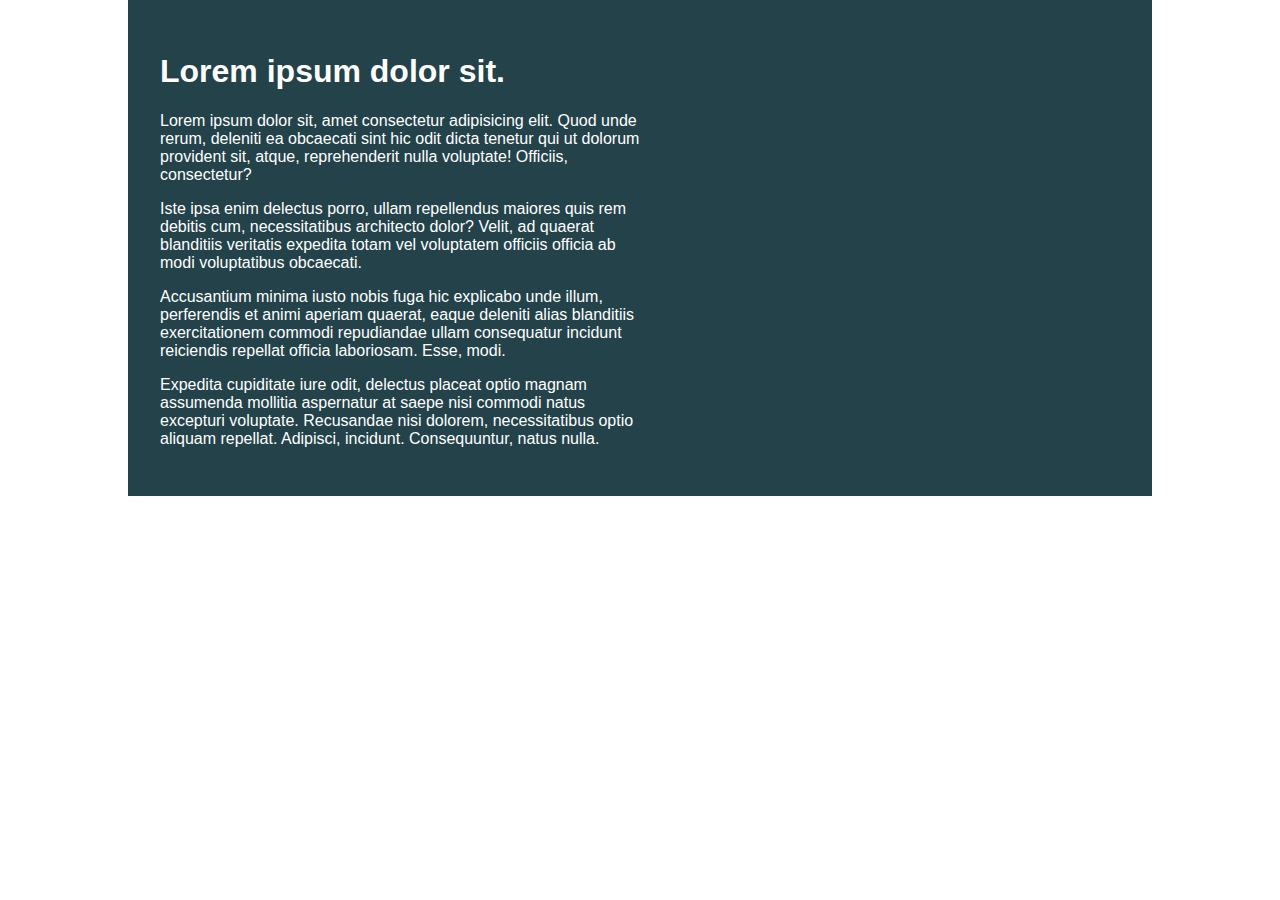
<file: Kevin Powell Responsive Layout/Challenge 1/index.html>
<!DOCTYPE html>
<html lang="en">
  <head>
    <meta charset="UTF-8" />
    <meta name="viewport" content="width=device-width, initial-scale=1.0" />
    <title>Day 01</title>

    <link rel="stylesheet" href="style.css" />
  </head>

  <body>
    <div class="container">
      <div class="intro-content">
        <h1>Lorem ipsum dolor sit.</h1>
        <p>
          Lorem ipsum dolor sit, amet consectetur adipisicing elit. Quod unde
          rerum, deleniti ea obcaecati sint hic odit dicta tenetur qui ut
          dolorum provident sit, atque, reprehenderit nulla voluptate! Officiis,
          consectetur?
        </p>
        <p>
          Iste ipsa enim delectus porro, ullam repellendus maiores quis rem
          debitis cum, necessitatibus architecto dolor? Velit, ad quaerat
          blanditiis veritatis expedita totam vel voluptatem officiis officia ab
          modi voluptatibus obcaecati.
        </p>
        <p>
          Accusantium minima iusto nobis fuga hic explicabo unde illum,
          perferendis et animi aperiam quaerat, eaque deleniti alias blanditiis
          exercitationem commodi repudiandae ullam consequatur incidunt
          reiciendis repellat officia laboriosam. Esse, modi.
        </p>
        <p>
          Expedita cupiditate iure odit, delectus placeat optio magnam assumenda
          mollitia aspernatur at saepe nisi commodi natus excepturi voluptate.
          Recusandae nisi dolorem, necessitatibus optio aliquam repellat.
          Adipisci, incidunt. Consequuntur, natus nulla.
        </p>
      </div>
    </div>
  </body>
</html>
</file>
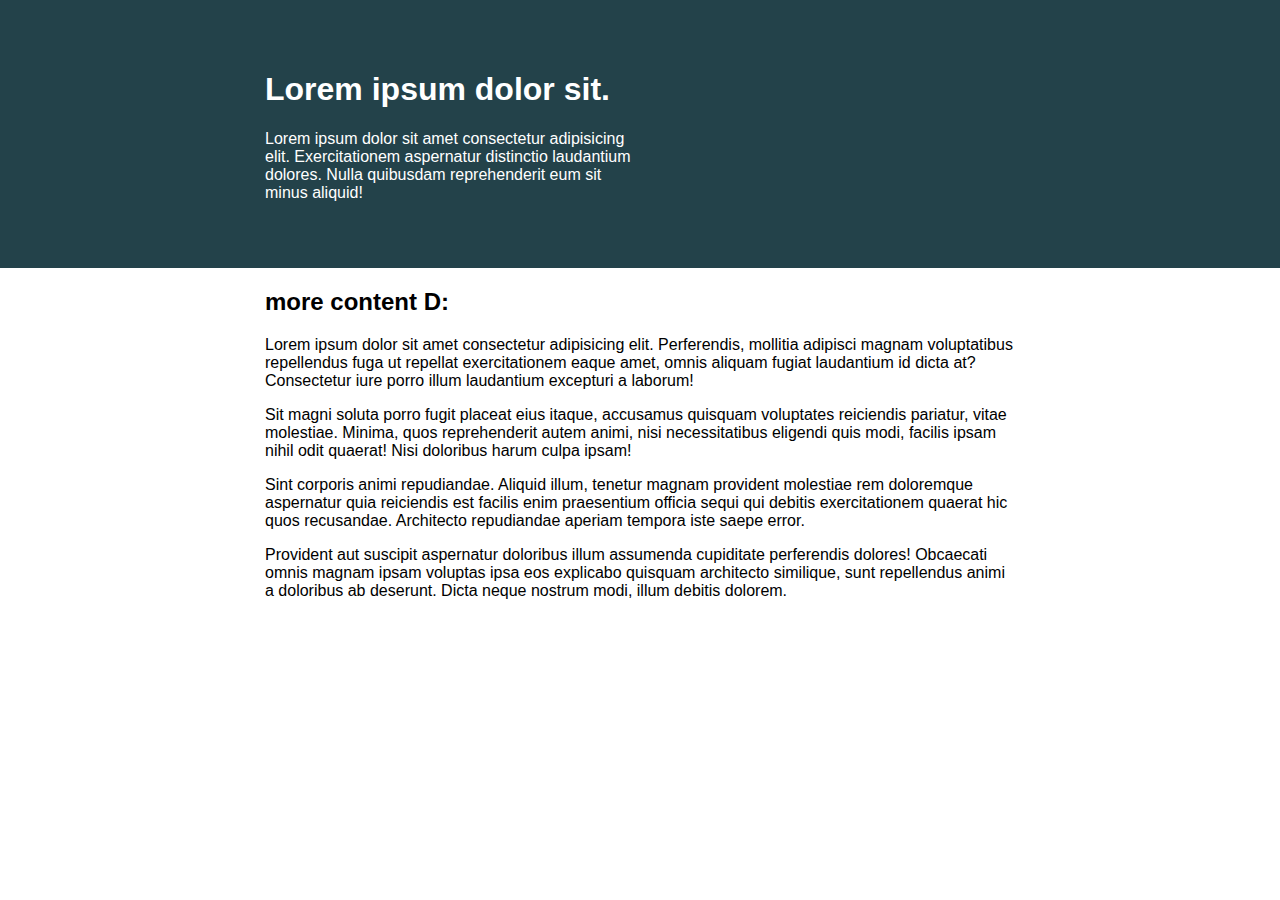
<file: Kevin Powell Responsive Layout/Challenge 2/index.html>
<!DOCTYPE html>
<html lang="en">
  <head>
    <meta charset="UTF-8" />
    <meta name="viewport" content="width=device-width, initial-scale=1.0" />
    <title>Day 01</title>

    <link rel="stylesheet" href="style.css" />
  </head>
  <body>
    <div class="intro">
      <div class="container">
        <div class="intro-content">
          <h1>Lorem ipsum dolor sit.</h1>
          <p>
            Lorem ipsum dolor sit amet consectetur adipisicing elit.
            Exercitationem aspernatur distinctio laudantium dolores. Nulla
            quibusdam reprehenderit eum sit minus aliquid!
          </p>
        </div>
      </div>
    </div>

    <div class="container">
      <h2>more content D:</h2>
      <p>
        Lorem ipsum dolor sit amet consectetur adipisicing elit. Perferendis,
        mollitia adipisci magnam voluptatibus repellendus fuga ut repellat
        exercitationem eaque amet, omnis aliquam fugiat laudantium id dicta at?
        Consectetur iure porro illum laudantium excepturi a laborum!
      </p>
      <p>
        Sit magni soluta porro fugit placeat eius itaque, accusamus quisquam
        voluptates reiciendis pariatur, vitae molestiae. Minima, quos
        reprehenderit autem animi, nisi necessitatibus eligendi quis modi,
        facilis ipsam nihil odit quaerat! Nisi doloribus harum culpa ipsam!
      </p>
      <p>
        Sint corporis animi repudiandae. Aliquid illum, tenetur magnam provident
        molestiae rem doloremque aspernatur quia reiciendis est facilis enim
        praesentium officia sequi qui debitis exercitationem quaerat hic quos
        recusandae. Architecto repudiandae aperiam tempora iste saepe error.
      </p>
      <p>
        Provident aut suscipit aspernatur doloribus illum assumenda cupiditate
        perferendis dolores! Obcaecati omnis magnam ipsam voluptas ipsa eos
        explicabo quisquam architecto similique, sunt repellendus animi a
        doloribus ab deserunt. Dicta neque nostrum modi, illum debitis dolorem.
      </p>
    </div>
  </body>
</html>
</file>
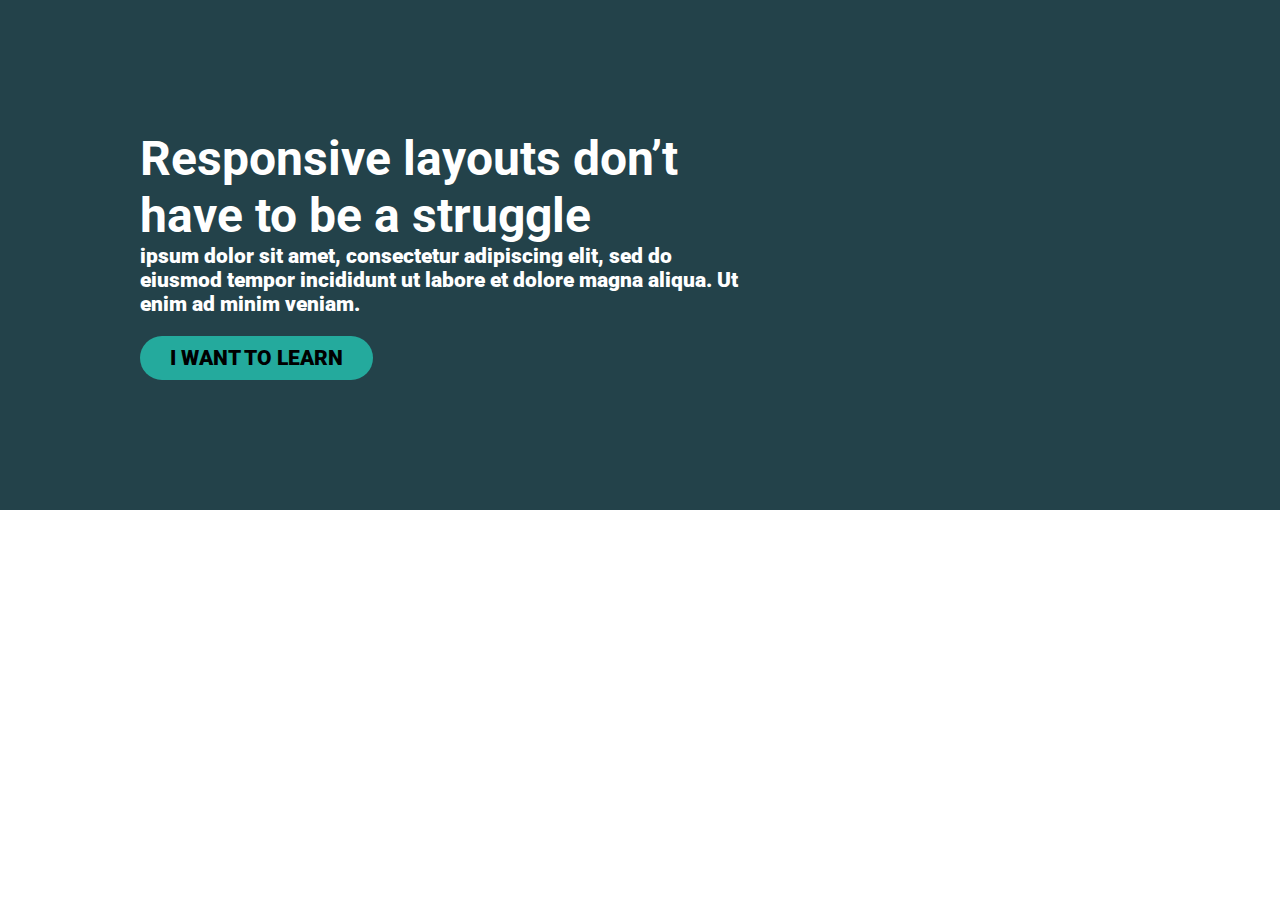
<file: Kevin Powell Responsive Layout/Challenge 3/index.html>
<!DOCTYPE html>
<html lang="en">
  <head>
    <meta charset="UTF-8" />
    <meta name="viewport" content="width=device-width, initial-scale=1.0" />
    <title>Challenge 3</title>

    <link rel="stylesheet" href="style.css" />
    <link rel="preconnect" href="https://fonts.gstatic.com" />
    <link
      href="https://fonts.googleapis.com/css2?family=Roboto&display=swap"
      rel="stylesheet"
    />
  </head>
  <body>
    <div class="hero">
      <div class="container">
        <div class="hero__text">
          <h1>Responsive layouts don’t have to be a struggle</h1>

          <p>
            ipsum dolor sit amet, consectetur adipiscing elit, sed do eiusmod
            tempor incididunt ut labore et dolore magna aliqua. Ut enim ad minim
            veniam.
          </p>

          <a href="#" class="btn">I WANT TO LEARN</a>
        </div>
      </div>
    </div>
  </body>
</html>
</file>
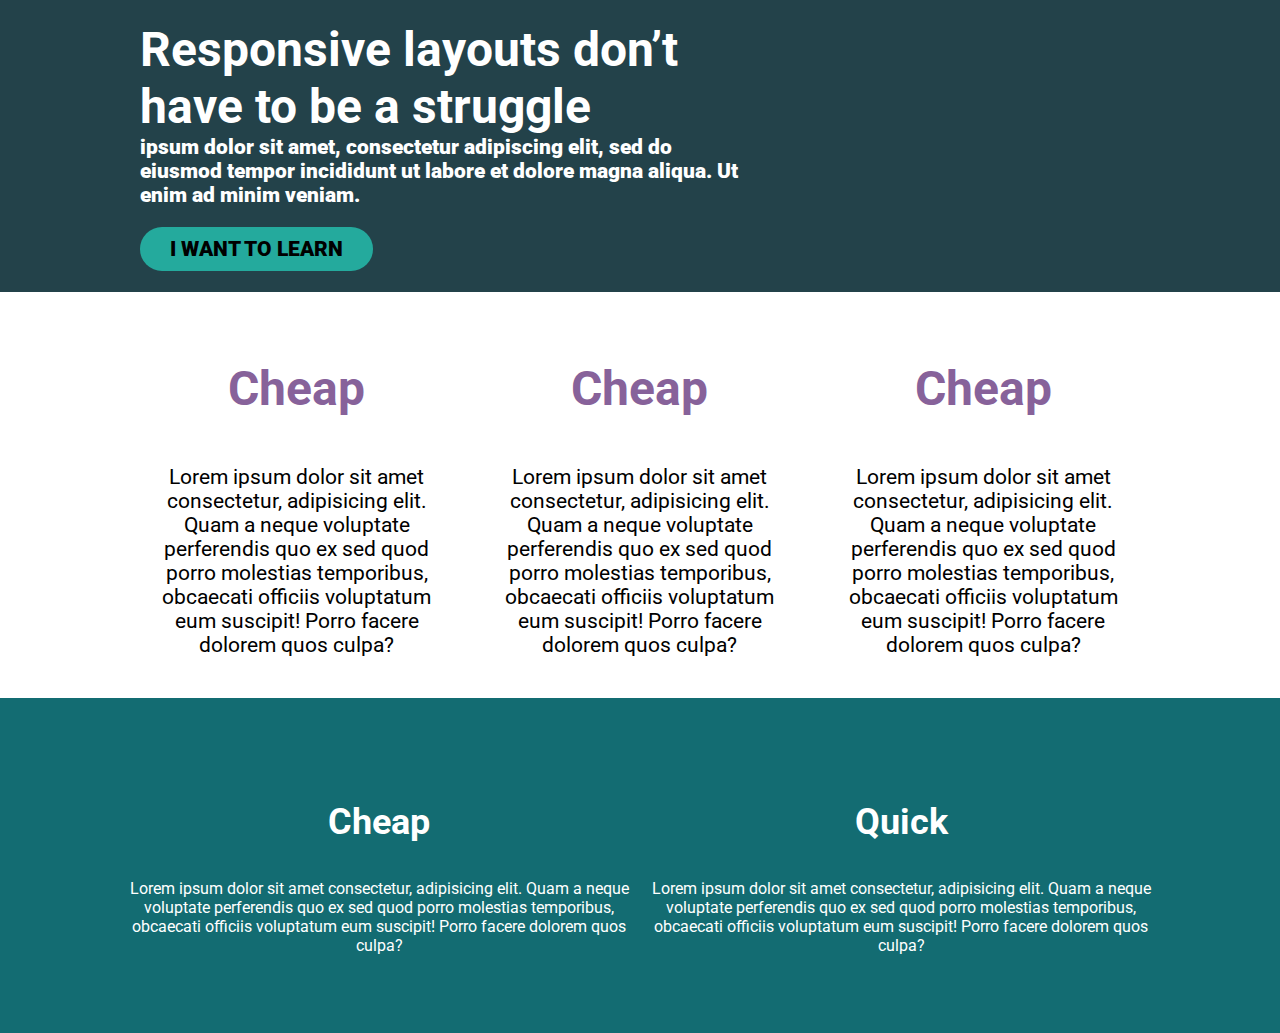
<file: Kevin Powell Responsive Layout/Flexbox Challenge 1/index.html>
<!DOCTYPE html>
<html lang="en">
  <head>
    <meta charset="UTF-8" />
    <meta name="viewport" content="width=device-width, initial-scale=1.0" />
    <title>Challenge 4</title>

    <link rel="stylesheet" href="style.css" />
    <link rel="preconnect" href="https://fonts.gstatic.com" />
    <link
      href="https://fonts.googleapis.com/css2?family=Roboto&display=swap"
      rel="stylesheet"
    />
  </head>
  <body>
    <div class="hero">
      <div class="container">
        <div class="hero__text">
          <h1>Responsive layouts don’t have to be a struggle</h1>

          <p>
            ipsum dolor sit amet, consectetur adipiscing elit, sed do eiusmod
            tempor incididunt ut labore et dolore magna aliqua. Ut enim ad minim
            veniam.
          </p>

          <a href="#" class="btn">I WANT TO LEARN</a>
        </div>
      </div>
    </div>

    <div class="container">
      <div class="row">
        <div class="col">
          <h2>Cheap</h2>
          <p>
            Lorem ipsum dolor sit amet consectetur, adipisicing elit. Quam a
            neque voluptate perferendis quo ex sed quod porro molestias
            temporibus, obcaecati officiis voluptatum eum suscipit! Porro facere
            dolorem quos culpa?
          </p>
        </div>
        <div class="col">
          <h2>Cheap</h2>
          <p>
            Lorem ipsum dolor sit amet consectetur, adipisicing elit. Quam a
            neque voluptate perferendis quo ex sed quod porro molestias
            temporibus, obcaecati officiis voluptatum eum suscipit! Porro facere
            dolorem quos culpa?
          </p>
        </div>
        <div class="col">
          <h2>Cheap</h2>
          <p>
            Lorem ipsum dolor sit amet consectetur, adipisicing elit. Quam a
            neque voluptate perferendis quo ex sed quod porro molestias
            temporibus, obcaecati officiis voluptatum eum suscipit! Porro facere
            dolorem quos culpa?
          </p>
        </div>
      </div>
    </div>

    <div class="last_container">
      <div class="last_row">
        <div class="last_col">
          <h2>Cheap</h2>
          <p>
            Lorem ipsum dolor sit amet consectetur, adipisicing elit. Quam a
            neque voluptate perferendis quo ex sed quod porro molestias
            temporibus, obcaecati officiis voluptatum eum suscipit! Porro facere
            dolorem quos culpa?
          </p>
        </div>
        <div class="last_col">
          <h2>Quick</h2>
          <p>
            Lorem ipsum dolor sit amet consectetur, adipisicing elit. Quam a
            neque voluptate perferendis quo ex sed quod porro molestias
            temporibus, obcaecati officiis voluptatum eum suscipit! Porro facere
            dolorem quos culpa?
          </p>
        </div>
      </div>
    </div>
  </body>
</html>
</file>
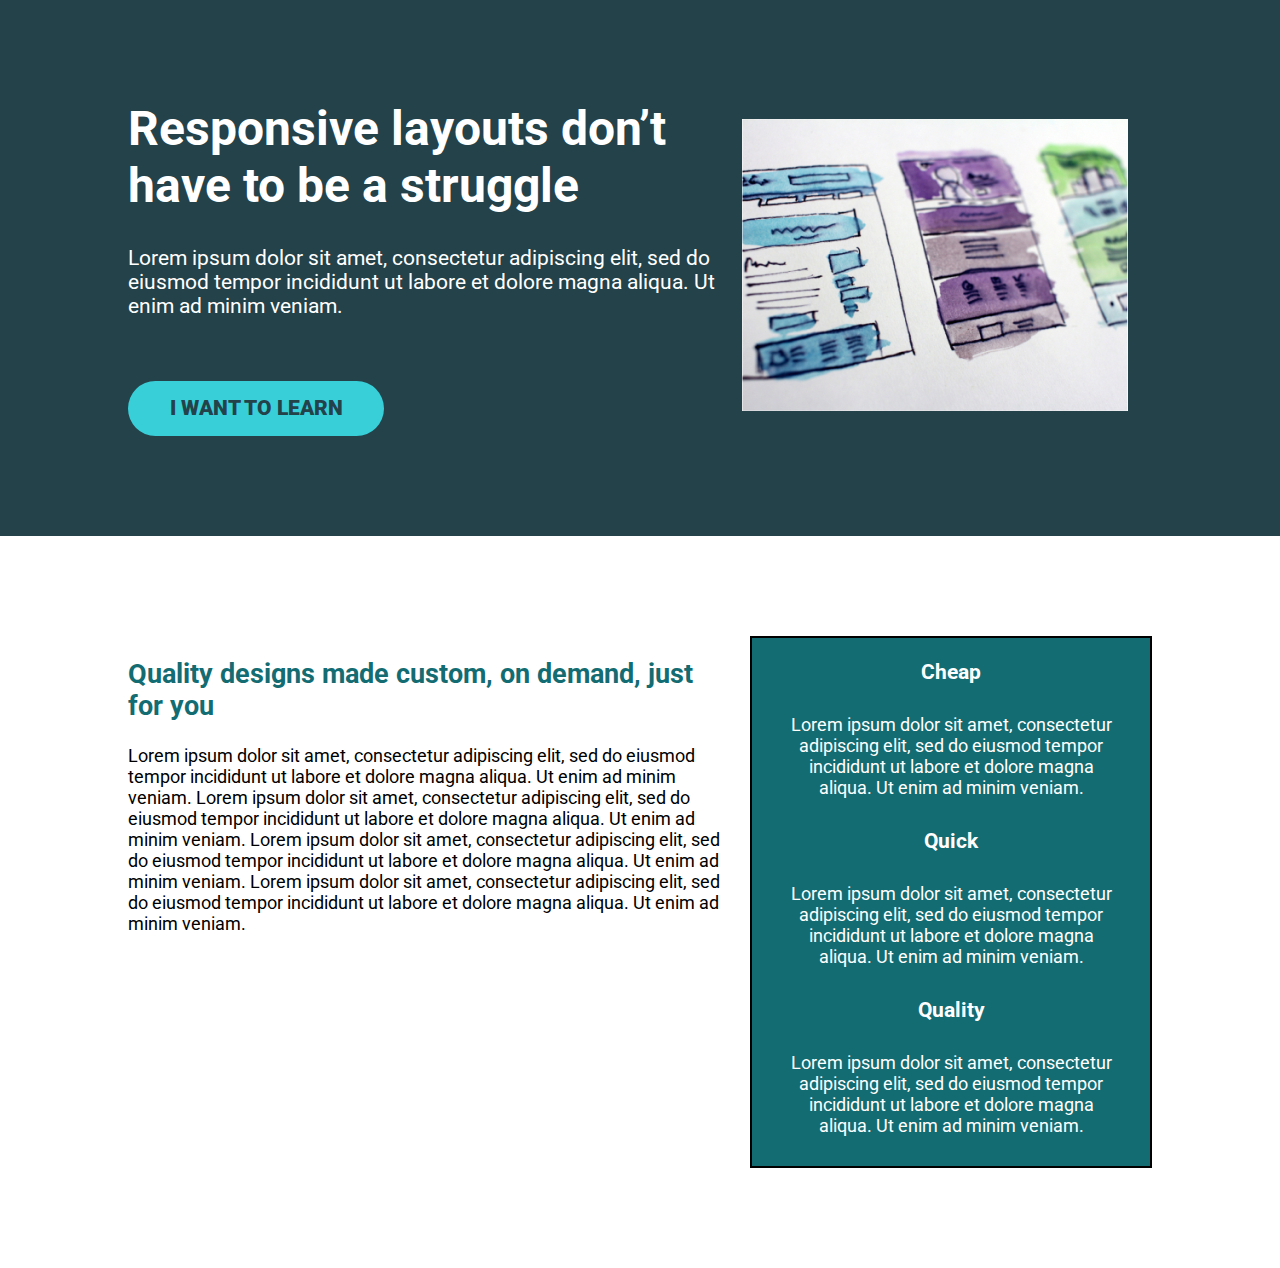
<file: Kevin Powell Responsive Layout/Flexbox Challenge 2/index.html>
<!DOCTYPE html>
<html lang="en">
  <head>
    <meta charset="UTF-8" />
    <meta name="viewport" content="width=device-width, initial-scale=1.0" />
    <title>Conquering Responsive Layouts</title>
    <link
      href="https://fonts.googleapis.com/css2?family=Roboto:wght@400;900&display=swap"
      rel="stylesheet"
    />
    <link rel="stylesheet" href="style.css" />
  </head>
  <body>
    <div class="hero">
      <div class="container row">
        <div class="hero__text">
          <h1>Responsive layouts don’t have to be a struggle</h1>
          <p>
            Lorem ipsum dolor sit amet, consectetur adipiscing elit, sed do
            eiusmod tempor incididunt ut labore et dolore magna aliqua. Ut enim
            ad minim veniam.
          </p>
          <a href="#" class="btn">I want to learn</a>
        </div>
        <div class="hero__img">
          <img src="./img/hero-img.jpg" alt="" />
        </div>
      </div>
    </div>
    <div class="hero2">
      <div class="container_bottom flex">
        <div class="left">
          <h2>Quality designs made custom, on demand, just for you</h2>
          <p>
            Lorem ipsum dolor sit amet, consectetur adipiscing elit, sed do
            eiusmod tempor incididunt ut labore et dolore magna aliqua. Ut enim
            ad minim veniam. Lorem ipsum dolor sit amet, consectetur adipiscing
            elit, sed do eiusmod tempor incididunt ut labore et dolore magna
            aliqua. Ut enim ad minim veniam. Lorem ipsum dolor sit amet,
            consectetur adipiscing elit, sed do eiusmod tempor incididunt ut
            labore et dolore magna aliqua. Ut enim ad minim veniam. Lorem ipsum
            dolor sit amet, consectetur adipiscing elit, sed do eiusmod tempor
            incididunt ut labore et dolore magna aliqua. Ut enim ad minim
            veniam.
          </p>
        </div>
        <div class="right">
          <div class="parts">
            <h3>Cheap</h3>
            <p>
              Lorem ipsum dolor sit amet, consectetur adipiscing elit, sed do
              eiusmod tempor incididunt ut labore et dolore magna aliqua. Ut
              enim ad minim veniam.
            </p>
          </div>
          <div class="parts">
            <h3>Quick</h3>
            <p>
              Lorem ipsum dolor sit amet, consectetur adipiscing elit, sed do
              eiusmod tempor incididunt ut labore et dolore magna aliqua. Ut
              enim ad minim veniam.
            </p>
          </div>
          <div class="parts">
            <h3>Quality</h3>
            <p>
              Lorem ipsum dolor sit amet, consectetur adipiscing elit, sed do
              eiusmod tempor incididunt ut labore et dolore magna aliqua. Ut
              enim ad minim veniam.
            </p>
          </div>
        </div>
      </div>
    </div>
  </body>
</html>
</file>
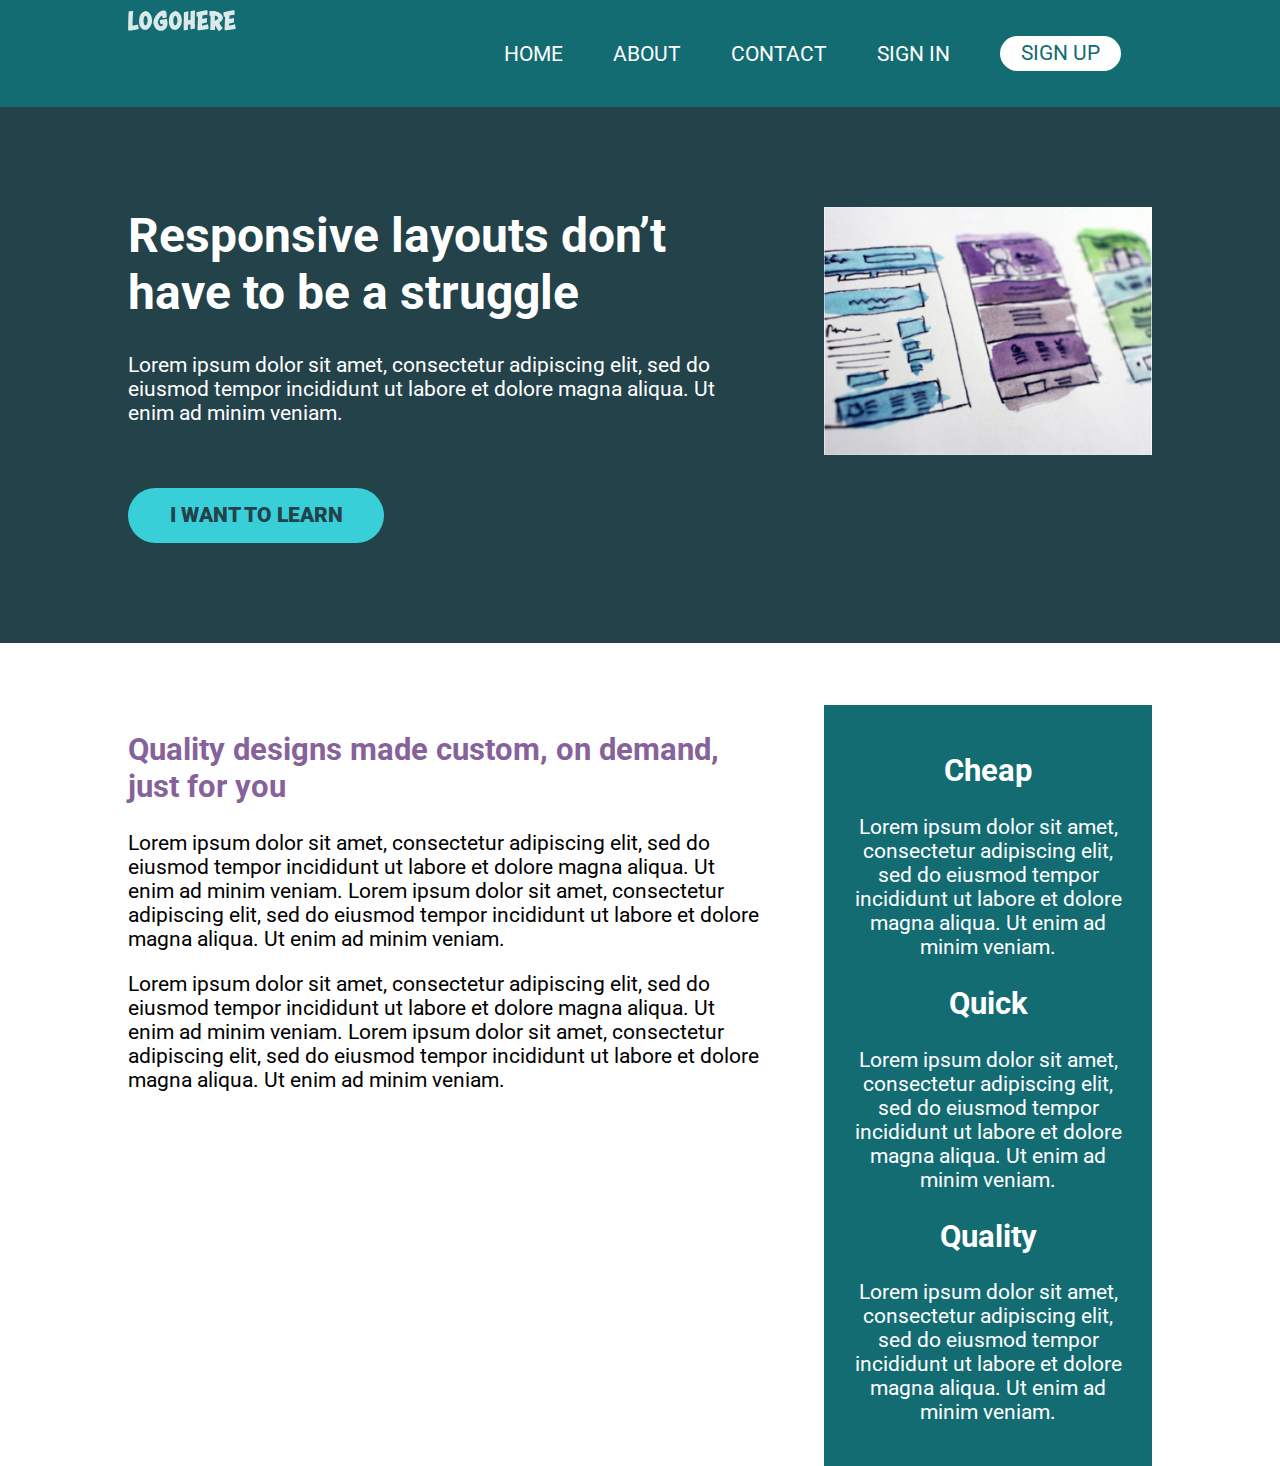
<file: Kevin Powell Responsive Layout/Flexbox Challenge 3/index.html>
<!DOCTYPE html>
<html lang="en">
  <head>
    <meta charset="UTF-8" />
    <meta name="viewport" content="width=device-width, initial-scale=1.0" />
    <title>Conquering Responsive Layouts</title>
    <link
      href="https://fonts.googleapis.com/css2?family=Roboto:wght@400;900&display=swap"
      rel="stylesheet"
    />
    <link rel="stylesheet" href="style.css" />
  </head>
  <body>
    <header>
      <div class="container row">
        <a href="#">
          <img src="./img/logo.svg" id="logo" alt="" />
        </a>
        <nav class="nav">
          <ul class="nav__list">
            <li class="nav__item"><a href="#" class="nav__link">Home</a></li>
            <li class="nav__item"><a href="#" class="nav__link">About</a></li>
            <li class="nav__item"><a href="#" class="nav__link">Contact</a></li>
          </ul>
          <ul class="nav__list">
            <li class="nav__item"><a href="#" class="nav__link">Sign In</a></li>
            <li class="nav__item">
              <a href="#" class="nav__link nav__link--button">Sign up</a>
            </li>
          </ul>
        </nav>
      </div>
    </header>

    <section class="hero">
      <div class="container row">
        <div class="hero__text">
          <h1>Responsive layouts don’t have to be a struggle</h1>
          <p>
            Lorem ipsum dolor sit amet, consectetur adipiscing elit, sed do
            eiusmod tempor incididunt ut labore et dolore magna aliqua. Ut enim
            ad minim veniam.
          </p>
          <a href="#" class="btn">I want to learn</a>
        </div>
        <img
          src="img/hero-img.jpg"
          alt="UX design sketches"
          class="hero__img"
        />
      </div>
    </section>

    <main class="main container row">
      <section class="primary-content">
        <h2 class="section-title">
          Quality designs made custom, on demand, just for you
        </h2>
        <p>
          Lorem ipsum dolor sit amet, consectetur adipiscing elit, sed do
          eiusmod tempor incididunt ut labore et dolore magna aliqua. Ut enim ad
          minim veniam. Lorem ipsum dolor sit amet, consectetur adipiscing elit,
          sed do eiusmod tempor incididunt ut labore et dolore magna aliqua. Ut
          enim ad minim veniam.
        </p>
        <p>
          Lorem ipsum dolor sit amet, consectetur adipiscing elit, sed do
          eiusmod tempor incididunt ut labore et dolore magna aliqua. Ut enim ad
          minim veniam. Lorem ipsum dolor sit amet, consectetur adipiscing elit,
          sed do eiusmod tempor incididunt ut labore et dolore magna aliqua. Ut
          enim ad minim veniam.
        </p>
      </section>
      <aside class="sidebar">
        <h2 class="sidebar-title">Cheap</h2>
        <p>
          Lorem ipsum dolor sit amet, consectetur adipiscing elit, sed do
          eiusmod tempor incididunt ut labore et dolore magna aliqua. Ut enim ad
          minim veniam.
        </p>

        <h2 class="sidebar-title">Quick</h2>
        <p>
          Lorem ipsum dolor sit amet, consectetur adipiscing elit, sed do
          eiusmod tempor incididunt ut labore et dolore magna aliqua. Ut enim ad
          minim veniam.
        </p>

        <h2 class="sidebar-title">Quality</h2>
        <p>
          Lorem ipsum dolor sit amet, consectetur adipiscing elit, sed do
          eiusmod tempor incididunt ut labore et dolore magna aliqua. Ut enim ad
          minim veniam.
        </p>
      </aside>
    </main>
  </body>
</html>
</file>
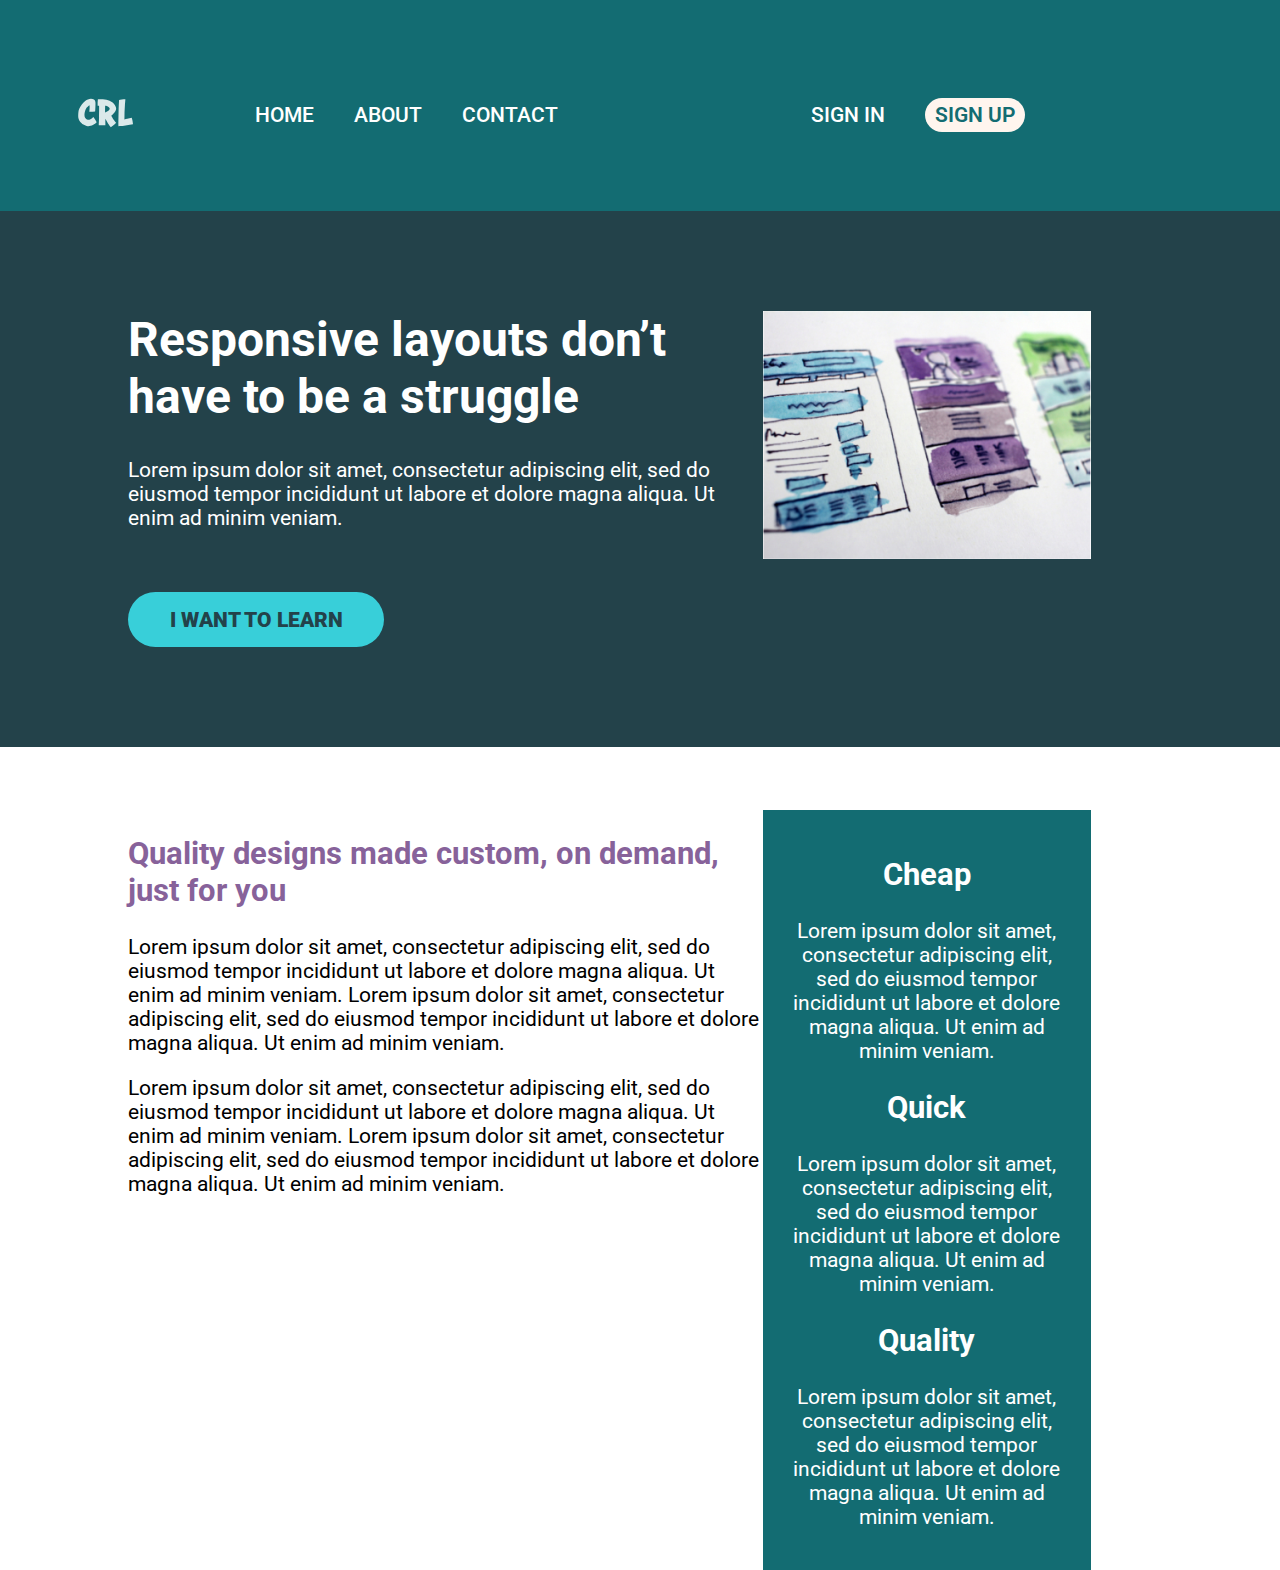
<file: Kevin Powell Responsive Layout/navigation Challenge/index.html>
<!DOCTYPE html>
<html lang="en">
<head>
    <meta charset="UTF-8">
    <meta name="viewport" content="width=device-width, initial-scale=1.0">
    <title>Conquering Responsive Layouts</title>
    <link href="https://fonts.googleapis.com/css2?family=Roboto:wght@400;900&display=swap" rel="stylesheet"> 
    <link rel="stylesheet" href="style.css">
</head>
<body>
    <header> 
        <div class="container row">
            <button class="nav-toggle" aria-label="open navigation">
                <span class="hamburger"></span>
            </button>
            <a class="logo" href="#">
                <img src="img/logo.svg" alt="conquering responsive layouts">
            </a>
            <nav class="nav">
                <ul class="nav__list nav__list--primary">
                    <li class="nav__item"><a href="#" class="nav__link">Home</a></li>
                    <li class="nav__item"><a href="#" class="nav__link">About</a></li>
                    <li class="nav__item"><a href="#" class="nav__link">Contact</a></li>
                </ul>
                <ul class="nav__list nav__list--secondary">
                    <li class="nav__item"><a href="#" class="nav__link">Sign In</a></li>
                    <li class="nav__item"><a href="#" class="nav__link nav__link--button">Sign up</a></li>
                </ul>
            </nav>
        </div>
    </header>
    
    <section class="hero">
        <div class="container row">
            <div class="hero__text">
                <h1>Responsive layouts don’t have to be a struggle</h1>
                <p>Lorem ipsum dolor sit amet, consectetur adipiscing elit, sed do eiusmod tempor incididunt ut labore et dolore magna aliqua. Ut enim ad minim veniam.</p>
                <a href="#" class="btn">I want to learn</a>
            </div>
            <img src="img/hero-img.jpg" alt="UX design sketches" class="hero__img">
        </div>
    </section> 

    <main class="main container row">
            <section class="primary-content">
                <h2 class="section-title">Quality designs made custom, on demand, just for you</h2>
                <p>Lorem ipsum dolor sit amet, consectetur adipiscing elit, sed do eiusmod tempor incididunt ut labore et dolore magna aliqua. Ut enim ad minim veniam. Lorem ipsum dolor sit amet, consectetur adipiscing elit, sed do eiusmod tempor incididunt ut labore et dolore magna aliqua. Ut enim ad minim veniam.</p>
                <p>Lorem ipsum dolor sit amet, consectetur adipiscing elit, sed do eiusmod tempor incididunt ut labore et dolore magna aliqua. Ut enim ad minim veniam. Lorem ipsum dolor sit amet, consectetur adipiscing elit, sed do eiusmod tempor incididunt ut labore et dolore magna aliqua. Ut enim ad minim veniam.</p>
            </section>
            <aside class="sidebar">
                <h2 class="sidebar-title">Cheap</h2>
                <p>Lorem ipsum dolor sit amet, consectetur adipiscing elit, sed do eiusmod tempor incididunt ut labore et dolore magna aliqua. Ut enim ad minim veniam.</p>

                <h2 class="sidebar-title">Quick</h2>
                <p>Lorem ipsum dolor sit amet, consectetur adipiscing elit, sed do eiusmod tempor incididunt ut labore et dolore magna aliqua. Ut enim ad minim veniam.</p>

                <h2 class="sidebar-title">Quality</h2>
                <p>Lorem ipsum dolor sit amet, consectetur adipiscing elit, sed do eiusmod tempor incididunt ut labore et dolore magna aliqua. Ut enim ad minim veniam.</p>
            </aside>
    </main>

    <script src="main.js"></script>

</body>
</html>
</file>
<file: Kevin Powell Responsive Layout/Challenge 1/style.css>
/* INSTRUCTIONS
 *
 * 1) Limit the total width of
 *    the .intro-conent to about half
 *    of it's parent
 *
 * 2) Stop the text from overflowing
 *    out the bottom at small screen
 *    widths
 *
 * You may modify the HTML if needed
 *
 */

* {
  box-sizing: border-box;
}

body {
  margin: 0;
  font-family: sans-serif;
}

.container {
  background: #23424a;
  color: white;

  width: 80%;
  margin: 0 auto;

  padding: 2em;
}

.intro-content {
  width: 50%;
}
</file>
<file: Kevin Powell Responsive Layout/Challenge 2/style.css>
/* INSTRUCTIONS
 *
 * 1) Keep the text inside .intro-content
 *    in the same place, but have the background
 *    extend from one side of the viewport
 *    to the other, no matter how wide or narrow
 *    the browser is.
 *
 * 2) Limit the maximum width of the text in the
 *    bottom area.
 *
 * You may modify the HTML if needed
 * (you probably should for this challenge)
 *
 */

* {
  box-sizing: border-box;
}

body {
  margin: 0;
  font-family: sans-serif;
}

.container {
  width: 80%;
  max-width: 750px;
  margin: 0 auto;
}

.intro {
  background: #23424a;
  color: white;
  padding: 50px 0;
}

.intro-content {
  width: 50%;
}
</file>
<file: Kevin Powell Responsive Layout/Challenge 3/style.css>
* {
  box-sizing: border-box;
  margin: 0;
  padding: 0;
}

body {
  margin: 0;
  font-family: "Roboto", sans-serif;
  font-weight: 900;
  font-size: 1.3rem;
}

h1 {
  font-size: 3rem;
}

.hero {
  color: #ffffff;
  background: #23424a;
}

.container {
  width: 80%;
  max-width: 1000px;
  margin: 0 auto;
  /*border: 2px solid yellow;*/
  padding: 6.25em 0;
}

.hero__text {
  width: 60%;
  /*border: 2px solid red;*/
}

.btn {
  display: inline-block;
  margin-top: 20px;
  background: rgb(36, 170, 157);
  border-radius: 40px;
  padding: 10px 30px;
  color: black;
  text-decoration: none;
}
</file>
<file: Kevin Powell Responsive Layout/Flexbox Challenge 1/style.css>
* {
  box-sizing: border-box;
  margin: 0;
  padding: 0;
}

body {
  margin: 0;
  font-family: "Roboto", sans-serif;
  font-weight: 900;
  font-size: 1.3rem;
}

h1 {
  font-size: 3rem;
}

.hero {
  color: #ffffff;
  background: #23424a;
}

.container {
  width: 80%;
  max-width: 1000px;
  margin: 0 auto;
  /*border: 2px solid yellow;*/
  padding: 1em 0;
}

.hero__text {
  width: 60%;
  /*border: 2px solid red;*/
}

.btn {
  display: inline-block;
  margin-top: 20px;
  background: rgb(36, 170, 157);
  border-radius: 40px;
  padding: 10px 30px;
  color: black;
  text-decoration: none;
}

/*Flexbox*/

.row {
  display: flex;
  flex-direction: row;
  gap: 30px;
}

.col h2 {
  color: #87629a;
  font-size: 48px;
  padding: 1em;
  text-align: center;
}

.col p {
  text-align: center;
  padding-bottom: 20px;
  font-weight: 400;
}

.last_container {
  background-color: #136c72;
}

.last_row {
  background-color: #136c72;
  display: flex;
  gap: 20px;
  justify-content: center;
  align-content: center;
  margin-left: 10%;
  margin-right: 10%;
}

.last_col {
  padding: 3em 0;
}

.last_col h2 {
  color: #fff;
  font-size: 36px;
  margin-top: 20px;
  padding: 20px;
  text-align: center;
}

.last_col p {
  color: #fff;
  font-size: 16px;
  font-weight: 400;
  text-align: center;
  padding: 1em 0;
}
</file>
<file: Kevin Powell Responsive Layout/Flexbox Challenge 2/style.css>
/* 
////// For this challenge ///////

- All text is in the text.md file

// Requirements
1. Refer to the design specs for the
   overall layout 
2. The image should line up with
   the sidebar in the section
   below

*/

*,
*::before,
*::after {
  box-sizing: border-box;
}

body {
  margin: 0;
  font-family: "Roboto", sans-serif;
  font-size: 1.3rem;
}

img {
  max-width: 100%;
}

h1 {
  font-size: 3rem;
  margin-top: 0;
}

.container {
  width: 80%;
  max-width: 1100px;
  margin: 0 auto;
}

.row {
  /* display: flex => flex container */
  display: flex;
  justify-content: space-between;
}

.col {
  /* these are now flex items */
  width: 100%;
}

.col + .col {
  margin-left: 30px;
}

.hero {
  padding: 100px 0;
  background-color: #23424a;
  color: #fff;
}

.hero__text {
  width: 60%;
}

.hero p {
  margin-bottom: 3em;
}

.hero__img {
  width: 40%;
  align-self: center;
}

.btn {
  display: inline-block;
  text-decoration: none;
  text-transform: uppercase;
  color: #23424a;
  font-weight: 900;
  background-color: #38cfd9;
  padding: 0.75em 2em;
  border-radius: 100px;
}

.btn:hover,
.btn:focus {
  opacity: 0.75;
}

.hero2 {
  padding: 100px 0;
}

.container_bottom {
  width: 80%;
  max-width: 1100px;
  margin: 0 auto;
  font-size: 18px;
}

.flex {
  display: flex;
  gap: 20px;
}

.left {
  width: 60%;
}

h2 {
  color: #136c72;
}

.right {
  width: 40%;
  background-color: #136c72;
  color: #fff;
  text-align: center;
  border: 2px solid black;
}

.parts p {
  margin: 30px;
}
</file>
<file: Kevin Powell Responsive Layout/Flexbox Challenge 3/style.css>
/* 
////// For this challenge ///////

- All text is in the text.md file

// Requirements
   1. Get all the navigation items next to one another
   2. Add a space between all the items
*/

*,
*::before,
*::after {
  box-sizing: border-box;
}

.nav {
  padding: 1.5em;
  display: flex;
  justify-content: space-between;
}
.nav__list {
  display: flex;
}

.nav__item {
  margin-left: 50px;
}

.logo_container {
  display: flex;
  border: 2px solid white;
}

body {
  margin: 0;
  font-family: "Roboto", sans-serif;
  font-size: 1.3rem;
}

img {
  max-width: 100%;
}

h1 {
  font-size: 3rem;
  margin-top: 0;
}

.section-title {
  color: #87629a;
}

.btn {
  display: inline-block;
  text-decoration: none;
  text-transform: uppercase;
  color: #23424a;
  font-weight: 900;
  background-color: #38cfd9;
  padding: 0.75em 2em;
  border-radius: 100px;
}

.btn:hover,
.btn:focus {
  opacity: 0.75;
}

.container {
  width: 80%;
  max-width: 1100px;
  margin: 0 auto;
}

.row {
  display: flex;
  justify-content: space-between;
}

.col {
  /* these are now flex items */
  width: 100%;
}

.col + .col {
  margin-left: 30px;
}

header {
  background: #136c72;
  padding: 0.5em 0;
}

.nav__list {
  margin: 0;
  padding: 0;
  list-style: none;
}

.nav__link {
  color: #fff;
  text-decoration: none;
  text-transform: uppercase;
}

.nav__link--button {
  background: #fff;
  color: #136c72;
  padding: 0.25em 1em;
  border-radius: 10em;
}

.nav__link:hover {
  opacity: 0.75;
}

.hero {
  padding: 100px 0;
  background-color: #23424a;
  color: #fff;
}

.hero__text {
  width: 62%;
}

.hero__img {
  width: 32%;
  align-self: flex-start;
}

.hero p {
  margin-bottom: 3em;
}

.main {
  margin-top: 3em;
}

.primary-content {
  width: 62%;
}

.sidebar {
  width: 32%;
  padding: 1em;
  text-align: center;
  color: #fff;
  background-color: #136c72;
}
</file>
<file: Kevin Powell Responsive Layout/navigation Challenge/style.css>
/* Challenge

   Make the navigation layout work
   on both mobile and large screens.

   Mobile-first, so mobile styles first,
   then add the large screen styles
   inside the existing media query

*/

*,
*::before,
*::after {
  box-sizing: border-box;
}

body {
  margin: 0;
  font-family: "Roboto", sans-serif;
  font-size: 1.3rem;
}

img {
  max-width: 100%;
}

h1 {
  font-size: 3rem;
  margin-top: 0;
}

.section-title {
  color: #87629a;
}

.btn {
  display: inline-block;
  text-decoration: none;
  text-transform: uppercase;
  color: #23424a;
  font-weight: 900;
  background-color: #38cfd9;
  padding: 0.75em 2em;
  border-radius: 100px;
}

.btn:hover,
.btn:focus {
  opacity: 0.75;
}

.container {
  width: 80%;
  max-width: 1100px;
  margin: 0 auto;
  /* added for nav-toggle positioning */
  position: relative;
}

header {
  background: #136c72;
  padding: 1em 0;
  text-align: center;
}

.nav {
  width: 100%;
}

.nav-toggle {
  cursor: pointer;
  border: 0;
  width: 3em;
  height: 3em;
  padding: 0em;
  border-radius: 50%;
  background: #072a2d;
  color: white;
  transition: opacity 250ms ease;

  position: absolute;
  left: 0;
}

.nav-toggle:focus,
.nav-toggle:hover {
  opacity: 0.75;
}

.hamburger {
  width: 50%;
  position: relative;
}

.hamburger,
.hamburger::before,
.hamburger::after {
  display: block;
  margin: 0 auto;
  height: 3px;
  background: white;
}

.hamburger::before,
.hamburger::after {
  content: "";
  width: 100%;
}

.hamburger::before {
  transform: translateY(-6px);
}

.hamburger::after {
  transform: translateY(3px);
}

/* made changes here from video
   to make it more accessible.
   
   Works the same :) */

.nav {
  visibility: hidden;
  height: 0;
  position: absolute;
}

.nav--visible {
  visibility: visible;
  height: auto;
  position: relative;
  line-height: 1.6;
}

.nav__link {
  margin-right: 40px;
  font-weight: 500;
  text-transform: uppercase;
  list-style: none;
  color: white;
  text-decoration: none;
}

.nav__item {
  list-style: none;
  margin-top: 20px;
}

.nav__list--secondary {
  margin-top: 10px;
}

.nav__link--button {
  background-color: seashell;
  color: #136c72;
  font-weight: 600;
  border-radius: 30px;
  padding: 5px 10px;
}

.logo {
  height: 30px;
}

.hero {
  padding: 100px 0;
  background-color: #23424a;
  color: #fff;
}

.hero__img {
  margin-top: 2em;
}

.hero p {
  margin-bottom: 3em;
}

.main {
  margin-top: 3em;
}

.sidebar {
  padding: 1em;
  text-align: center;
  color: #fff;
  background-color: #136c72;
}

@media (min-width: 800px) {
  .nav-toggle {
    display: none;
  }

  header {
    background: #136c72;
    padding: 4em 0;
    text-align: center;
  }

  .logo {
    margin-left: -50px;
    margin-top: 15px;
  }

  .nav {
    visibility: visible;
    display: flex;
    justify-content: space-around;
    height: auto;
  }

  .nav__list {
    display: flex;
    align-items: center;
  }

  .nav__list,
  .nav__list--secondary {
    margin-top: 0px;
  }

  .row {
    display: flex;
    justify-content: left;
  }

  .hero__text {
    width: 62%;
  }

  .hero__img {
    width: 32%;
    align-self: flex-start;
    margin: 0;
  }

  .primary-content {
    width: 62%;
  }

  .sidebar {
    width: 32%;
  }
}
</file>
